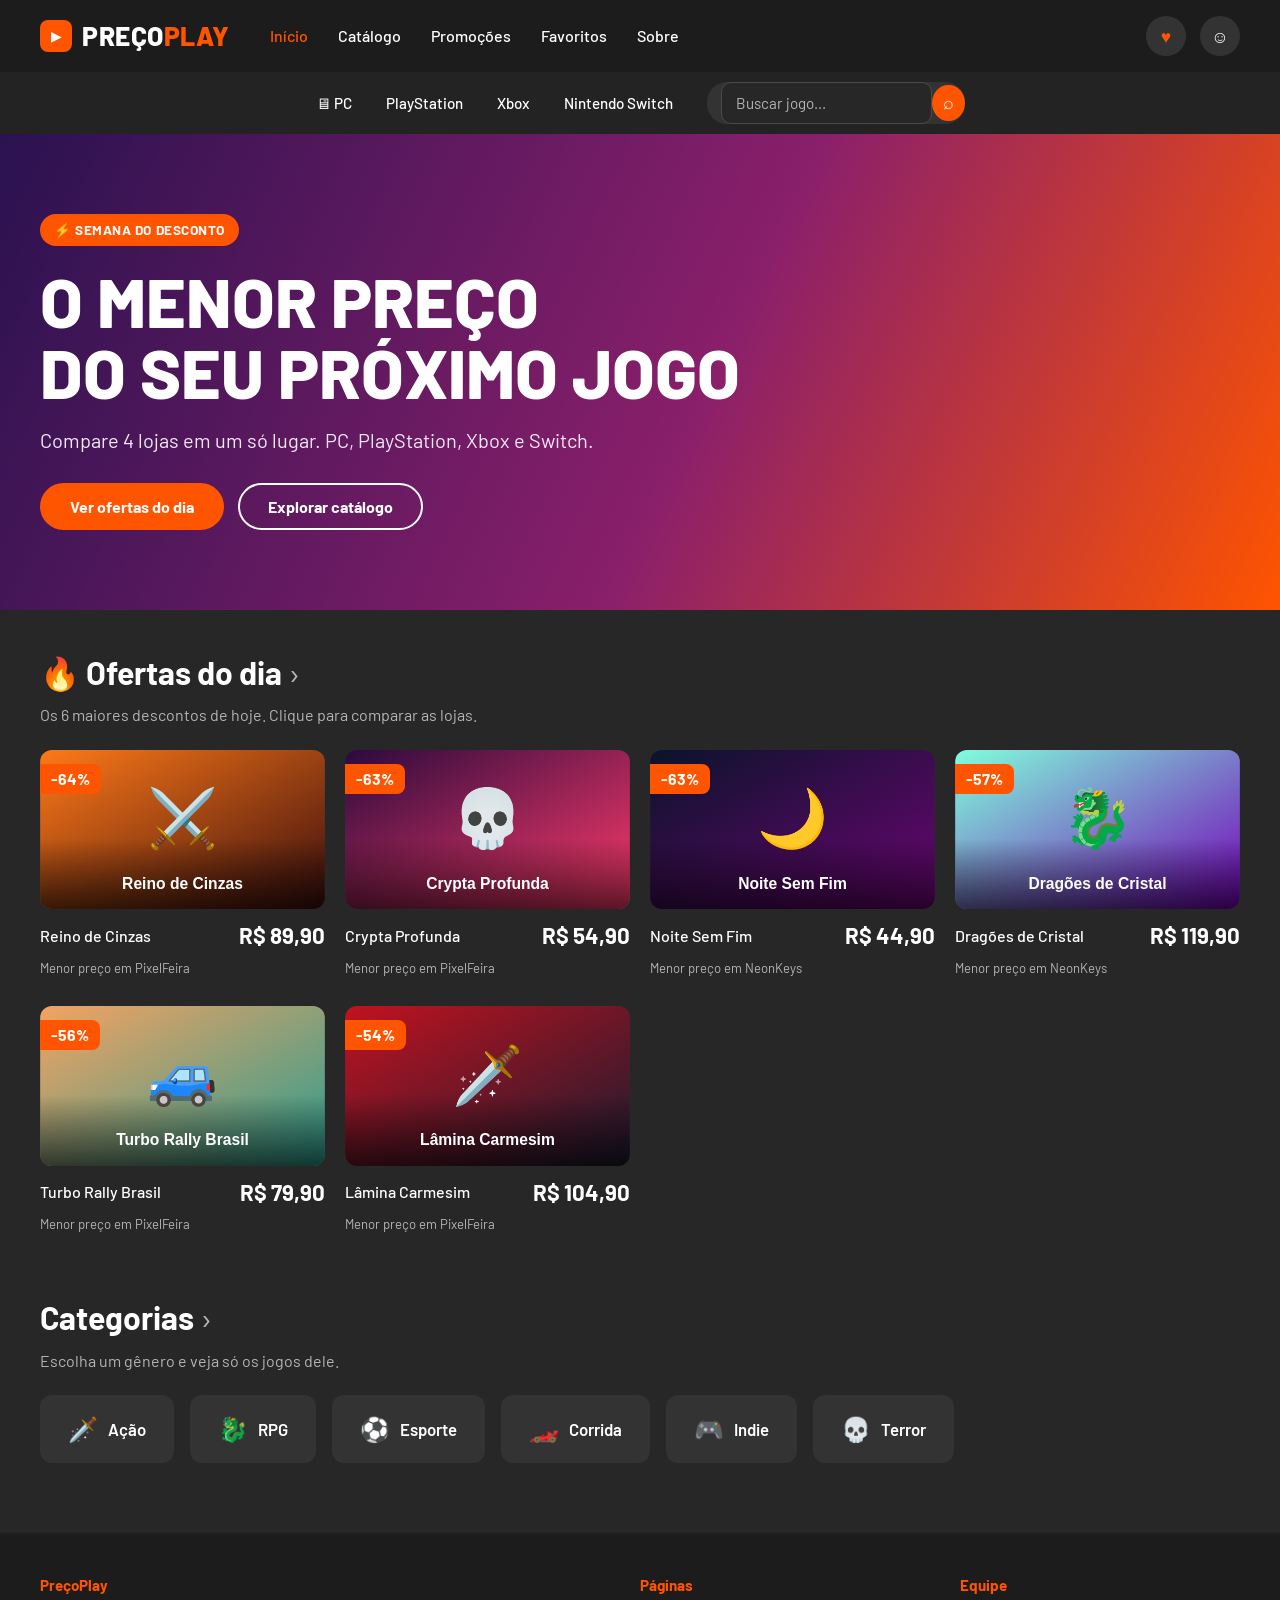
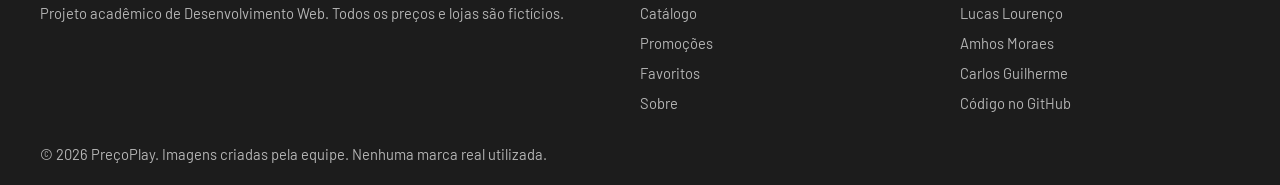
<file: index.html>
<!DOCTYPE html>
<html lang="pt-BR">
<head>
  <meta charset="UTF-8">
  <meta name="viewport" content="width=device-width, initial-scale=1.0">
  <meta name="description" content="PreçoPlay: compare preços e encontre o menor valor do seu próximo jogo.">
  <title>PreçoPlay | Os menores preços em games</title>
  <link rel="stylesheet" href="css/style.css">
</head>
<body>
  <a class="skip-link" href="#conteudo">Pular para o conteúdo</a>

  <header class="site-header">
    <div class="container header-inner">
      <a class="logo" href="index.html" aria-label="PreçoPlay - página inicial">
        <span class="logo-marca" aria-hidden="true">▶</span>
        <span class="logo-texto">PREÇO<span>PLAY</span></span>
      </a>

      <nav aria-label="Menu principal">
        <ul class="nav-menu" id="nav-menu">
          <li><a href="index.html">Início</a></li>
          <li><a href="catalogo.html">Catálogo</a></li>
          <li><a href="promocoes.html">Promoções</a></li>
          <li><a href="favoritos.html">Favoritos</a></li>
          <li><a href="sobre.html">Sobre</a></li>
        </ul>
      </nav>

      <div class="header-acoes">
        <a class="icone-btn destaque" href="favoritos.html" aria-label="Meus favoritos">♥</a>
        <a class="icone-btn" href="sobre.html" aria-label="Sobre a equipe">☺</a>
      </div>

      <button class="menu-toggle" id="menu-toggle" aria-label="Abrir menu" aria-expanded="false" aria-controls="nav-menu">
        <span></span><span></span><span></span>
      </button>
    </div>

    <div class="barra-plataformas">
      <div class="container barra-inner">
        <a href="catalogo.html?plataforma=PC">🖥 PC</a>
        <a href="catalogo.html?plataforma=PlayStation">PlayStation</a>
        <a href="catalogo.html?plataforma=Xbox">Xbox</a>
        <a href="catalogo.html?plataforma=Switch">Nintendo Switch</a>
        <form class="busca-mini" id="form-busca" role="search">
          <label class="sr-only" for="campo-busca">Buscar jogo</label>
          <input type="search" id="campo-busca" placeholder="Buscar jogo..." autocomplete="off">
          <button type="submit" class="busca-btn" aria-label="Buscar">⌕</button>
        </form>
      </div>
    </div>
  </header>

  <main id="conteudo">
    <section class="hero">
      <div class="container">
        <span class="hero-selo">⚡ SEMANA DO DESCONTO</span>
        <h1>O menor preço<br>do seu próximo jogo</h1>
        <p>Compare 4 lojas em um só lugar. PC, PlayStation, Xbox e Switch.</p>
        <div class="hero-links">
          <a class="btn btn-primario" href="promocoes.html">Ver ofertas do dia</a>
          <a class="btn btn-secundario" href="catalogo.html">Explorar catálogo</a>
        </div>
      </div>
    </section>

    <section class="secao" aria-labelledby="titulo-ofertas">
      <div class="container">
        <h2 class="secao-titulo" id="titulo-ofertas">🔥 Ofertas do dia</h2>
        <p class="secao-sub">Os 6 maiores descontos de hoje. Clique para comparar as lojas.</p>
        <div class="grid-jogos" id="ofertas-dia"></div>
      </div>
    </section>

    <section class="secao" aria-labelledby="titulo-categorias">
      <div class="container">
        <h2 class="secao-titulo" id="titulo-categorias">Categorias</h2>
        <p class="secao-sub">Escolha um gênero e veja só os jogos dele.</p>
        <div class="categorias">
          <a class="categoria-card" href="catalogo.html?genero=A%C3%A7%C3%A3o"><span class="icone" aria-hidden="true">🗡️</span>Ação</a>
          <a class="categoria-card" href="catalogo.html?genero=RPG"><span class="icone" aria-hidden="true">🐉</span>RPG</a>
          <a class="categoria-card" href="catalogo.html?genero=Esporte"><span class="icone" aria-hidden="true">⚽</span>Esporte</a>
          <a class="categoria-card" href="catalogo.html?genero=Corrida"><span class="icone" aria-hidden="true">🏎️</span>Corrida</a>
          <a class="categoria-card" href="catalogo.html?genero=Indie"><span class="icone" aria-hidden="true">🎮</span>Indie</a>
          <a class="categoria-card" href="catalogo.html?genero=Terror"><span class="icone" aria-hidden="true">💀</span>Terror</a>
        </div>
      </div>
    </section>
  </main>

  <footer class="site-footer">
    <div class="container">
      <div class="footer-grid">
        <div>
          <h3>PreçoPlay</h3>
          <p>Projeto acadêmico de Desenvolvimento Web. Todos os preços e lojas são fictícios.</p>
        </div>
        <div>
          <h3>Páginas</h3>
          <ul>
            <li><a href="catalogo.html">Catálogo</a></li>
            <li><a href="promocoes.html">Promoções</a></li>
            <li><a href="favoritos.html">Favoritos</a></li>
            <li><a href="sobre.html">Sobre</a></li>
          </ul>
        </div>
        <div>
          <h3>Equipe</h3>
          <ul>
            <li>Lucas Lourenço</li>
            <li>Amhos Moraes</li>
            <li>Carlos Guilherme</li>
            <li><a href="https://github.com/Lour3nco/PrecoPlay" target="_blank" rel="noopener">Código no GitHub</a></li>
          </ul>
        </div>
      </div>
      <p class="footer-copy">© 2026 PreçoPlay. Imagens criadas pela equipe. Nenhuma marca real utilizada.</p>
    </div>
  </footer>

  <script src="data/jogos.js"></script>
  <script src="js/main.js"></script>
</body>
</html>
</file>
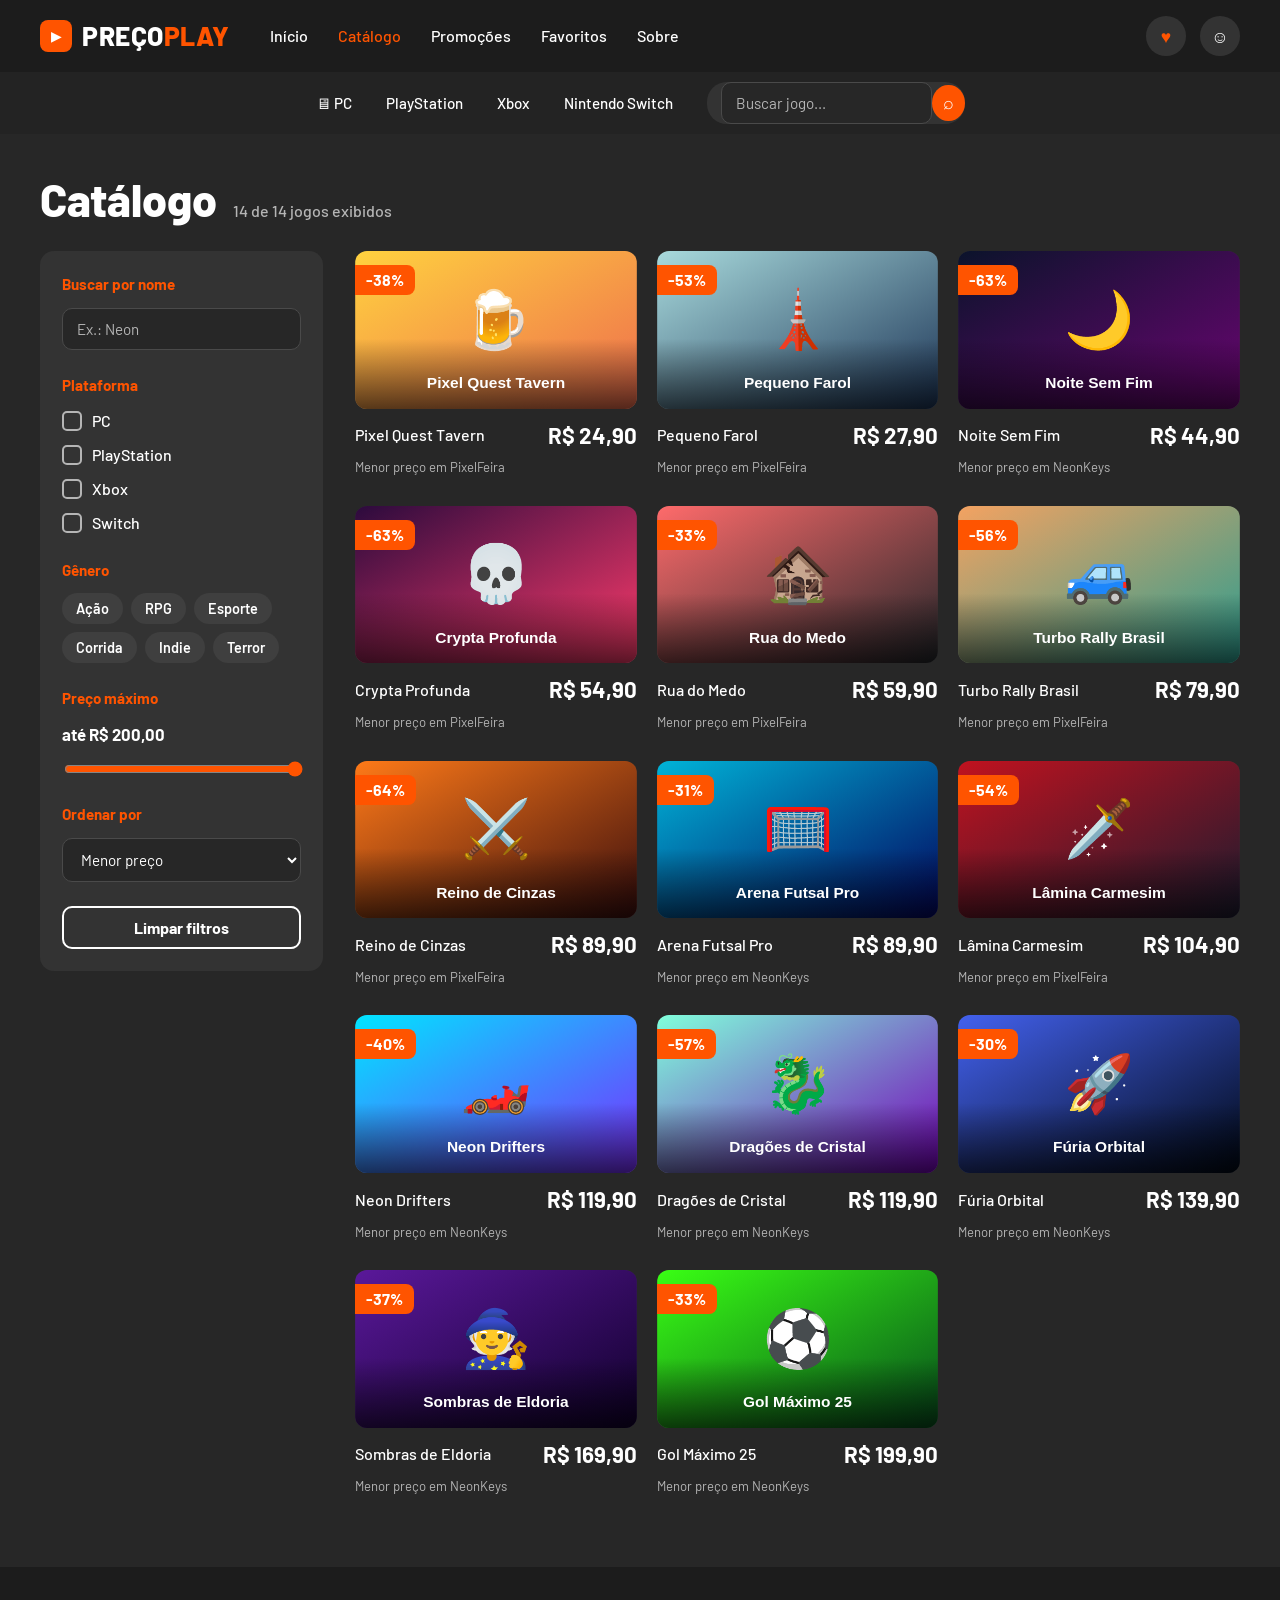
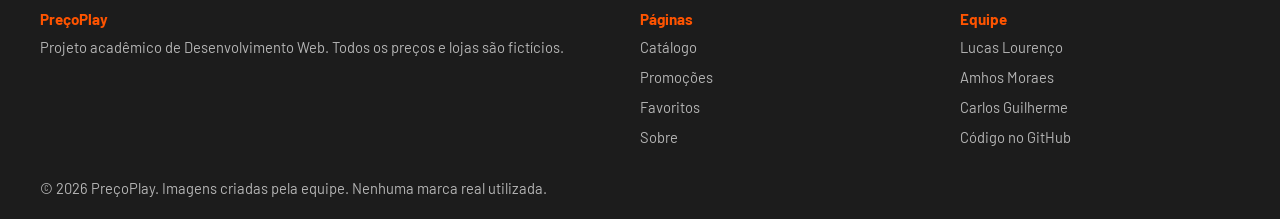
<file: catalogo.html>
<!DOCTYPE html>
<html lang="pt-BR">
<head>
  <meta charset="UTF-8">
  <meta name="viewport" content="width=device-width, initial-scale=1.0">
  <meta name="description" content="Catálogo PreçoPlay: filtre jogos por plataforma, gênero e preço.">
  <title>Catálogo | PreçoPlay</title>
  <link rel="stylesheet" href="css/style.css">
</head>
<body>
  <a class="skip-link" href="#conteudo">Pular para o conteúdo</a>

  <header class="site-header">
    <div class="container header-inner">
      <a class="logo" href="index.html" aria-label="PreçoPlay - página inicial">
        <span class="logo-marca" aria-hidden="true">▶</span>
        <span class="logo-texto">PREÇO<span>PLAY</span></span>
      </a>

      <nav aria-label="Menu principal">
        <ul class="nav-menu" id="nav-menu">
          <li><a href="index.html">Início</a></li>
          <li><a href="catalogo.html">Catálogo</a></li>
          <li><a href="promocoes.html">Promoções</a></li>
          <li><a href="favoritos.html">Favoritos</a></li>
          <li><a href="sobre.html">Sobre</a></li>
        </ul>
      </nav>

      <div class="header-acoes">
        <a class="icone-btn destaque" href="favoritos.html" aria-label="Meus favoritos">♥</a>
        <a class="icone-btn" href="sobre.html" aria-label="Sobre a equipe">☺</a>
      </div>

      <button class="menu-toggle" id="menu-toggle" aria-label="Abrir menu" aria-expanded="false" aria-controls="nav-menu">
        <span></span><span></span><span></span>
      </button>
    </div>

    <div class="barra-plataformas">
      <div class="container barra-inner">
        <a href="catalogo.html?plataforma=PC">🖥 PC</a>
        <a href="catalogo.html?plataforma=PlayStation">PlayStation</a>
        <a href="catalogo.html?plataforma=Xbox">Xbox</a>
        <a href="catalogo.html?plataforma=Switch">Nintendo Switch</a>
        <form class="busca-mini" id="form-busca" role="search">
          <label class="sr-only" for="campo-busca">Buscar jogo</label>
          <input type="search" id="campo-busca" placeholder="Buscar jogo..." autocomplete="off">
          <button type="submit" class="busca-btn" aria-label="Buscar">⌕</button>
        </form>
      </div>
    </div>
  </header>

  <main id="conteudo">
    <div class="container">
      <div class="page-titulo">
        <h1>Catálogo</h1>
        <p class="catalogo-info" id="catalogo-info" aria-live="polite"></p>
      </div>

      <div class="catalogo-layout">
        <aside class="filtros" aria-label="Filtros do catálogo">
          <div class="filtro-grupo">
            <label for="filtro-busca">Buscar por nome</label>
            <input type="search" id="filtro-busca" placeholder="Ex.: Neon" autocomplete="off">
          </div>
          <div class="filtro-grupo">
            <span class="filtro-titulo">Plataforma</span>
            <div id="grupo-plataforma" style="display:grid;gap:10px"></div>
          </div>
          <div class="filtro-grupo">
            <span class="filtro-titulo">Gênero</span>
            <div class="chips" id="grupo-genero"></div>
          </div>
          <div class="filtro-grupo">
            <label for="filtro-preco">Preço máximo</label>
            <span class="valor-faixa" id="valor-preco"></span>
            <input type="range" id="filtro-preco" min="0" max="200" step="10" value="200">
          </div>
          <div class="filtro-grupo">
            <label for="filtro-ordem">Ordenar por</label>
            <select id="filtro-ordem">
              <option value="menor-preco">Menor preço</option>
              <option value="desconto">Maior desconto</option>
              <option value="alfabetica">Ordem alfabética</option>
            </select>
          </div>
          <button type="button" class="btn btn-secundario" id="btn-limpar">Limpar filtros</button>
        </aside>

        <section class="grid-jogos" id="grade-catalogo" aria-label="Lista de jogos"></section>
      </div>
    </div>
  </main>

  <footer class="site-footer">
    <div class="container">
      <div class="footer-grid">
        <div>
          <h3>PreçoPlay</h3>
          <p>Projeto acadêmico de Desenvolvimento Web. Todos os preços e lojas são fictícios.</p>
        </div>
        <div>
          <h3>Páginas</h3>
          <ul>
            <li><a href="catalogo.html">Catálogo</a></li>
            <li><a href="promocoes.html">Promoções</a></li>
            <li><a href="favoritos.html">Favoritos</a></li>
            <li><a href="sobre.html">Sobre</a></li>
          </ul>
        </div>
        <div>
          <h3>Equipe</h3>
          <ul>
            <li>Lucas Lourenço</li>
            <li>Amhos Moraes</li>
            <li>Carlos Guilherme</li>
            <li><a href="https://github.com/Lour3nco/PrecoPlay" target="_blank" rel="noopener">Código no GitHub</a></li>
          </ul>
        </div>
      </div>
      <p class="footer-copy">© 2026 PreçoPlay. Imagens criadas pela equipe. Nenhuma marca real utilizada.</p>
    </div>
  </footer>

  <script src="data/jogos.js"></script>
  <script src="js/main.js"></script>
  <script src="js/catalogo.js"></script>
</body>
</html>
</file>
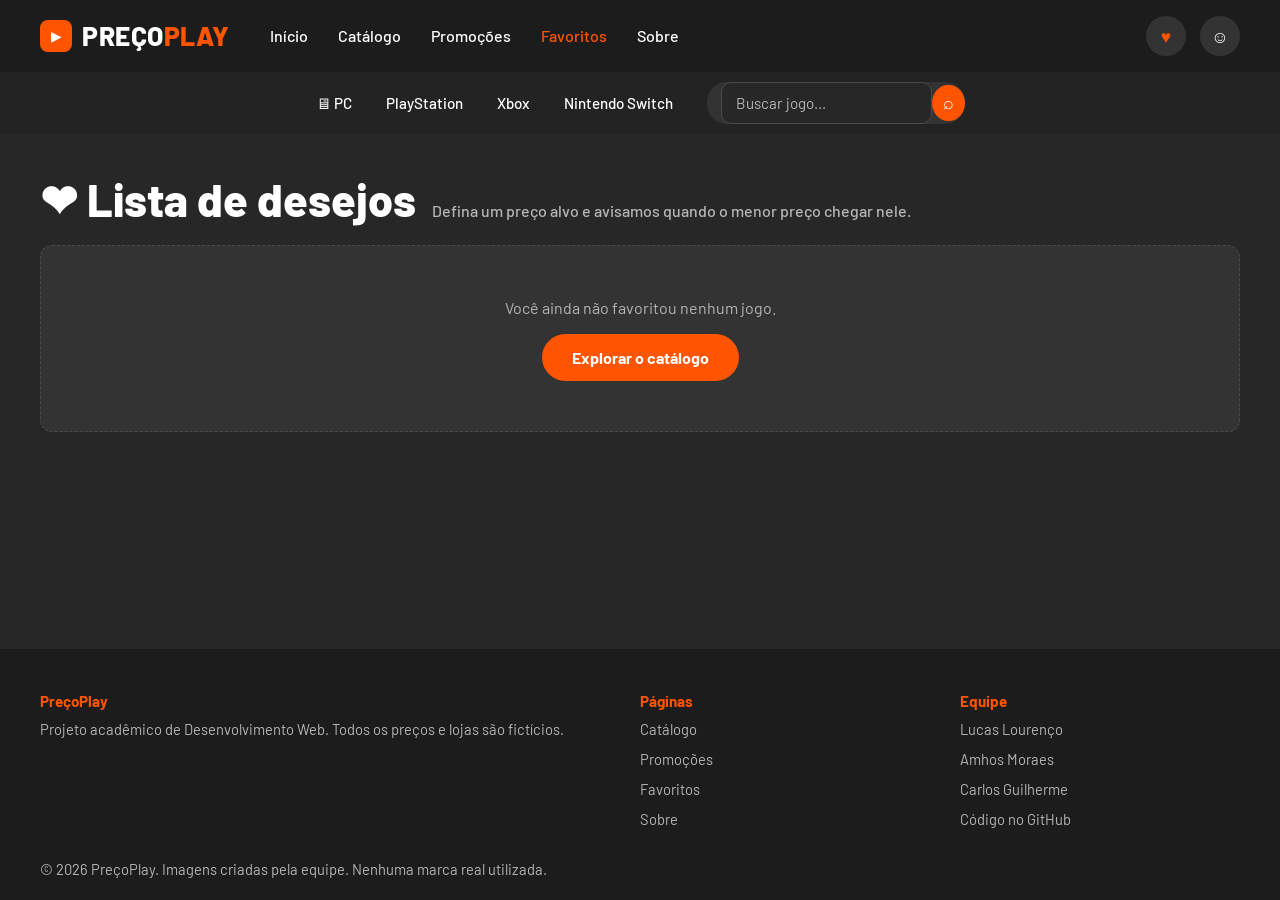
<file: favoritos.html>
<!DOCTYPE html>
<html lang="pt-BR">
<head>
  <meta charset="UTF-8">
  <meta name="viewport" content="width=device-width, initial-scale=1.0">
  <meta name="description" content="Sua lista de desejos com alerta de preço alvo.">
  <title>Favoritos | PreçoPlay</title>
  <link rel="stylesheet" href="css/style.css">
</head>
<body>
  <a class="skip-link" href="#conteudo">Pular para o conteúdo</a>

  <header class="site-header">
    <div class="container header-inner">
      <a class="logo" href="index.html" aria-label="PreçoPlay - página inicial">
        <span class="logo-marca" aria-hidden="true">▶</span>
        <span class="logo-texto">PREÇO<span>PLAY</span></span>
      </a>

      <nav aria-label="Menu principal">
        <ul class="nav-menu" id="nav-menu">
          <li><a href="index.html">Início</a></li>
          <li><a href="catalogo.html">Catálogo</a></li>
          <li><a href="promocoes.html">Promoções</a></li>
          <li><a href="favoritos.html">Favoritos</a></li>
          <li><a href="sobre.html">Sobre</a></li>
        </ul>
      </nav>

      <div class="header-acoes">
        <a class="icone-btn destaque" href="favoritos.html" aria-label="Meus favoritos">♥</a>
        <a class="icone-btn" href="sobre.html" aria-label="Sobre a equipe">☺</a>
      </div>

      <button class="menu-toggle" id="menu-toggle" aria-label="Abrir menu" aria-expanded="false" aria-controls="nav-menu">
        <span></span><span></span><span></span>
      </button>
    </div>

    <div class="barra-plataformas">
      <div class="container barra-inner">
        <a href="catalogo.html?plataforma=PC">🖥 PC</a>
        <a href="catalogo.html?plataforma=PlayStation">PlayStation</a>
        <a href="catalogo.html?plataforma=Xbox">Xbox</a>
        <a href="catalogo.html?plataforma=Switch">Nintendo Switch</a>
        <form class="busca-mini" id="form-busca" role="search">
          <label class="sr-only" for="campo-busca">Buscar jogo</label>
          <input type="search" id="campo-busca" placeholder="Buscar jogo..." autocomplete="off">
          <button type="submit" class="busca-btn" aria-label="Buscar">⌕</button>
        </form>
      </div>
    </div>
  </header>

  <main id="conteudo">
    <div class="container">
      <div class="page-titulo">
        <h1 class="secao-titulo">❤ Lista de desejos</h1>
        <p class="secao-sub">Defina um preço alvo e avisamos quando o menor preço chegar nele.</p>
        <p class="catalogo-info" id="resumo-favoritos" aria-live="polite"></p>
      </div>

      <section class="lista-favoritos" id="lista-favoritos" aria-label="Jogos favoritos"></section>
    </div>
  </main>

  <footer class="site-footer">
    <div class="container">
      <div class="footer-grid">
        <div>
          <h3>PreçoPlay</h3>
          <p>Projeto acadêmico de Desenvolvimento Web. Todos os preços e lojas são fictícios.</p>
        </div>
        <div>
          <h3>Páginas</h3>
          <ul>
            <li><a href="catalogo.html">Catálogo</a></li>
            <li><a href="promocoes.html">Promoções</a></li>
            <li><a href="favoritos.html">Favoritos</a></li>
            <li><a href="sobre.html">Sobre</a></li>
          </ul>
        </div>
        <div>
          <h3>Equipe</h3>
          <ul>
            <li>Lucas Lourenço</li>
            <li>Amhos Moraes</li>
            <li>Carlos Guilherme</li>
            <li><a href="https://github.com/Lour3nco/PrecoPlay" target="_blank" rel="noopener">Código no GitHub</a></li>
          </ul>
        </div>
      </div>
      <p class="footer-copy">© 2026 PreçoPlay. Imagens criadas pela equipe. Nenhuma marca real utilizada.</p>
    </div>
  </footer>

  <script src="data/jogos.js"></script>
  <script src="js/main.js"></script>
  <script src="js/favoritos.js"></script>
</body>
</html>
</file>
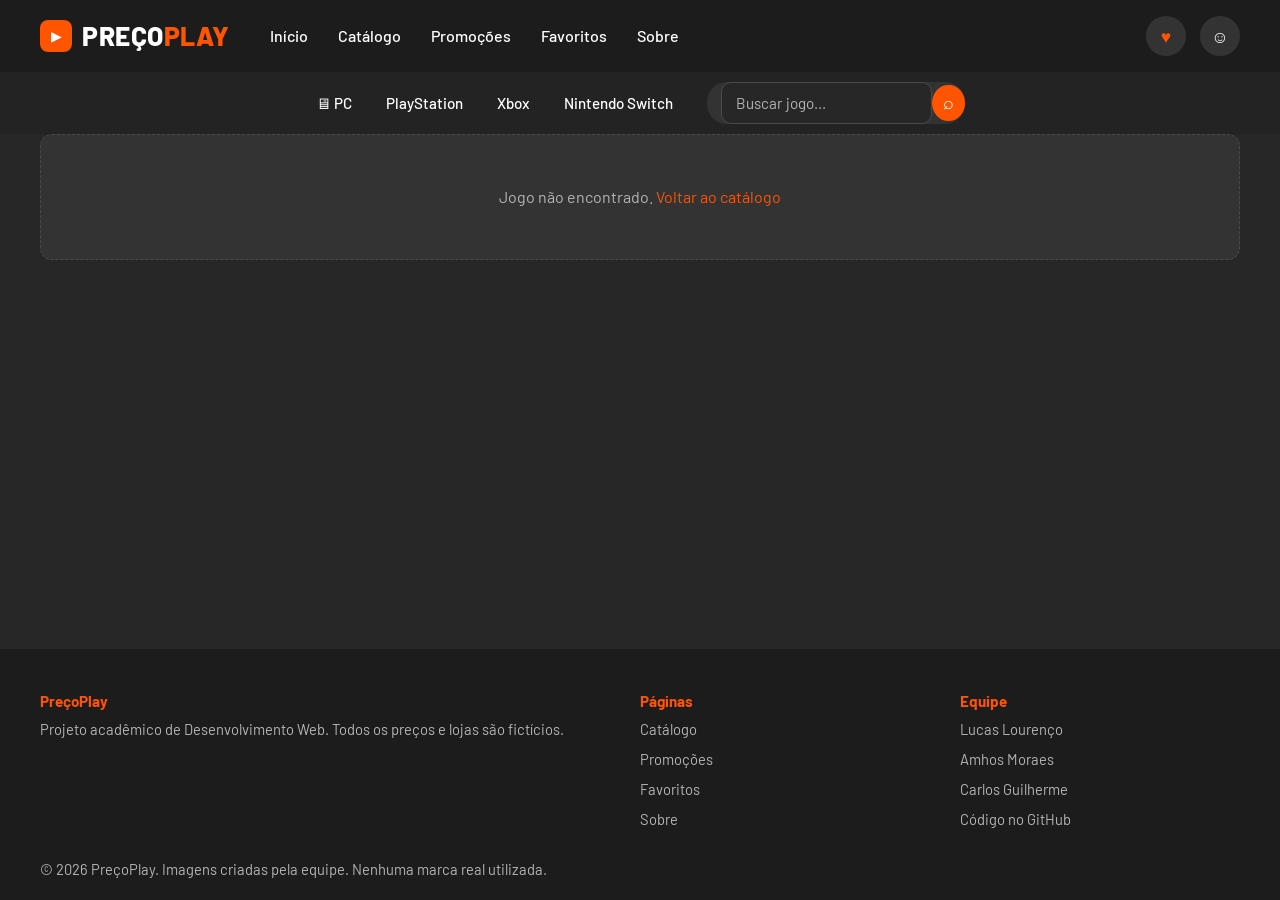
<file: jogo.html>
<!DOCTYPE html>
<html lang="pt-BR">
<head>
  <meta charset="UTF-8">
  <meta name="viewport" content="width=device-width, initial-scale=1.0">
  <meta name="description" content="Compare o preço do jogo em 4 lojas e veja o histórico de preço.">
  <title>Detalhes do jogo | PreçoPlay</title>
  <link rel="stylesheet" href="css/style.css">
</head>
<body>
  <a class="skip-link" href="#conteudo">Pular para o conteúdo</a>

  <header class="site-header">
    <div class="container header-inner">
      <a class="logo" href="index.html" aria-label="PreçoPlay - página inicial">
        <span class="logo-marca" aria-hidden="true">▶</span>
        <span class="logo-texto">PREÇO<span>PLAY</span></span>
      </a>

      <nav aria-label="Menu principal">
        <ul class="nav-menu" id="nav-menu">
          <li><a href="index.html">Início</a></li>
          <li><a href="catalogo.html">Catálogo</a></li>
          <li><a href="promocoes.html">Promoções</a></li>
          <li><a href="favoritos.html">Favoritos</a></li>
          <li><a href="sobre.html">Sobre</a></li>
        </ul>
      </nav>

      <div class="header-acoes">
        <a class="icone-btn destaque" href="favoritos.html" aria-label="Meus favoritos">♥</a>
        <a class="icone-btn" href="sobre.html" aria-label="Sobre a equipe">☺</a>
      </div>

      <button class="menu-toggle" id="menu-toggle" aria-label="Abrir menu" aria-expanded="false" aria-controls="nav-menu">
        <span></span><span></span><span></span>
      </button>
    </div>

    <div class="barra-plataformas">
      <div class="container barra-inner">
        <a href="catalogo.html?plataforma=PC">🖥 PC</a>
        <a href="catalogo.html?plataforma=PlayStation">PlayStation</a>
        <a href="catalogo.html?plataforma=Xbox">Xbox</a>
        <a href="catalogo.html?plataforma=Switch">Nintendo Switch</a>
        <form class="busca-mini" id="form-busca" role="search">
          <label class="sr-only" for="campo-busca">Buscar jogo</label>
          <input type="search" id="campo-busca" placeholder="Buscar jogo..." autocomplete="off">
          <button type="submit" class="busca-btn" aria-label="Buscar">⌕</button>
        </form>
      </div>
    </div>
  </header>

  <main id="conteudo">
    <div class="container" id="conteudo-jogo">
      <nav class="breadcrumb" id="jogo-breadcrumb" aria-label="Você está em">
        <a href="catalogo.html">Catálogo</a>
      </nav>

      <section class="jogo-detalhe" aria-labelledby="jogo-nome">
        <div class="jogo-capa" id="jogo-capa"></div>

        <div class="jogo-info">
          <h1 id="jogo-nome">Carregando...</h1>
          <div class="jogo-tags" id="jogo-tags"></div>
          <p class="jogo-descricao" id="jogo-descricao"></p>

          <div class="caixa-preco">
            <div class="linha-preco">
              <span class="preco" id="jogo-preco"></span>
              <span class="preco-antigo" id="jogo-preco-antigo"></span>
            </div>
            <span class="card-loja" id="jogo-loja"></span>
            <div class="acoes">
              <a class="btn btn-primario" id="btn-oferta" href="#comparacao">Ver oferta</a>
              <button type="button" class="btn btn-secundario btn-favorito" id="btn-favorito" aria-pressed="false">♡ Favoritar</button>
            </div>
          </div>
        </div>
      </section>

      <div class="jogo-blocos">
        <section class="bloco" id="comparacao" aria-labelledby="titulo-comparacao">
          <h2 class="secao-titulo" id="titulo-comparacao">Comparação de preços</h2>
          <div class="tabela-wrap">
            <table class="tabela-precos">
              <caption class="sr-only">Preço do jogo em cada loja</caption>
              <thead>
                <tr>
                  <th scope="col">Loja</th>
                  <th scope="col">Preço</th>
                  <th scope="col">Desconto</th>
                  <th scope="col">Diferença</th>
                </tr>
              </thead>
              <tbody id="tabela-corpo"></tbody>
            </table>
          </div>
        </section>

        <section class="bloco" aria-labelledby="titulo-historico">
          <h2 class="secao-titulo" id="titulo-historico">Histórico de preço (6 meses)</h2>
          <div id="grafico-area"></div>
        </section>
      </div>
    </div>
  </main>

  <footer class="site-footer">
    <div class="container">
      <div class="footer-grid">
        <div>
          <h3>PreçoPlay</h3>
          <p>Projeto acadêmico de Desenvolvimento Web. Todos os preços e lojas são fictícios.</p>
        </div>
        <div>
          <h3>Páginas</h3>
          <ul>
            <li><a href="catalogo.html">Catálogo</a></li>
            <li><a href="promocoes.html">Promoções</a></li>
            <li><a href="favoritos.html">Favoritos</a></li>
            <li><a href="sobre.html">Sobre</a></li>
          </ul>
        </div>
        <div>
          <h3>Equipe</h3>
          <ul>
            <li>Lucas Lourenço</li>
            <li>Amhos Moraes</li>
            <li>Carlos Guilherme</li>
            <li><a href="https://github.com/Lour3nco/PrecoPlay" target="_blank" rel="noopener">Código no GitHub</a></li>
          </ul>
        </div>
      </div>
      <p class="footer-copy">© 2026 PreçoPlay. Imagens criadas pela equipe. Nenhuma marca real utilizada.</p>
    </div>
  </footer>

  <script src="data/jogos.js"></script>
  <script src="js/main.js"></script>
  <script src="js/jogo.js"></script>
</body>
</html>
</file>
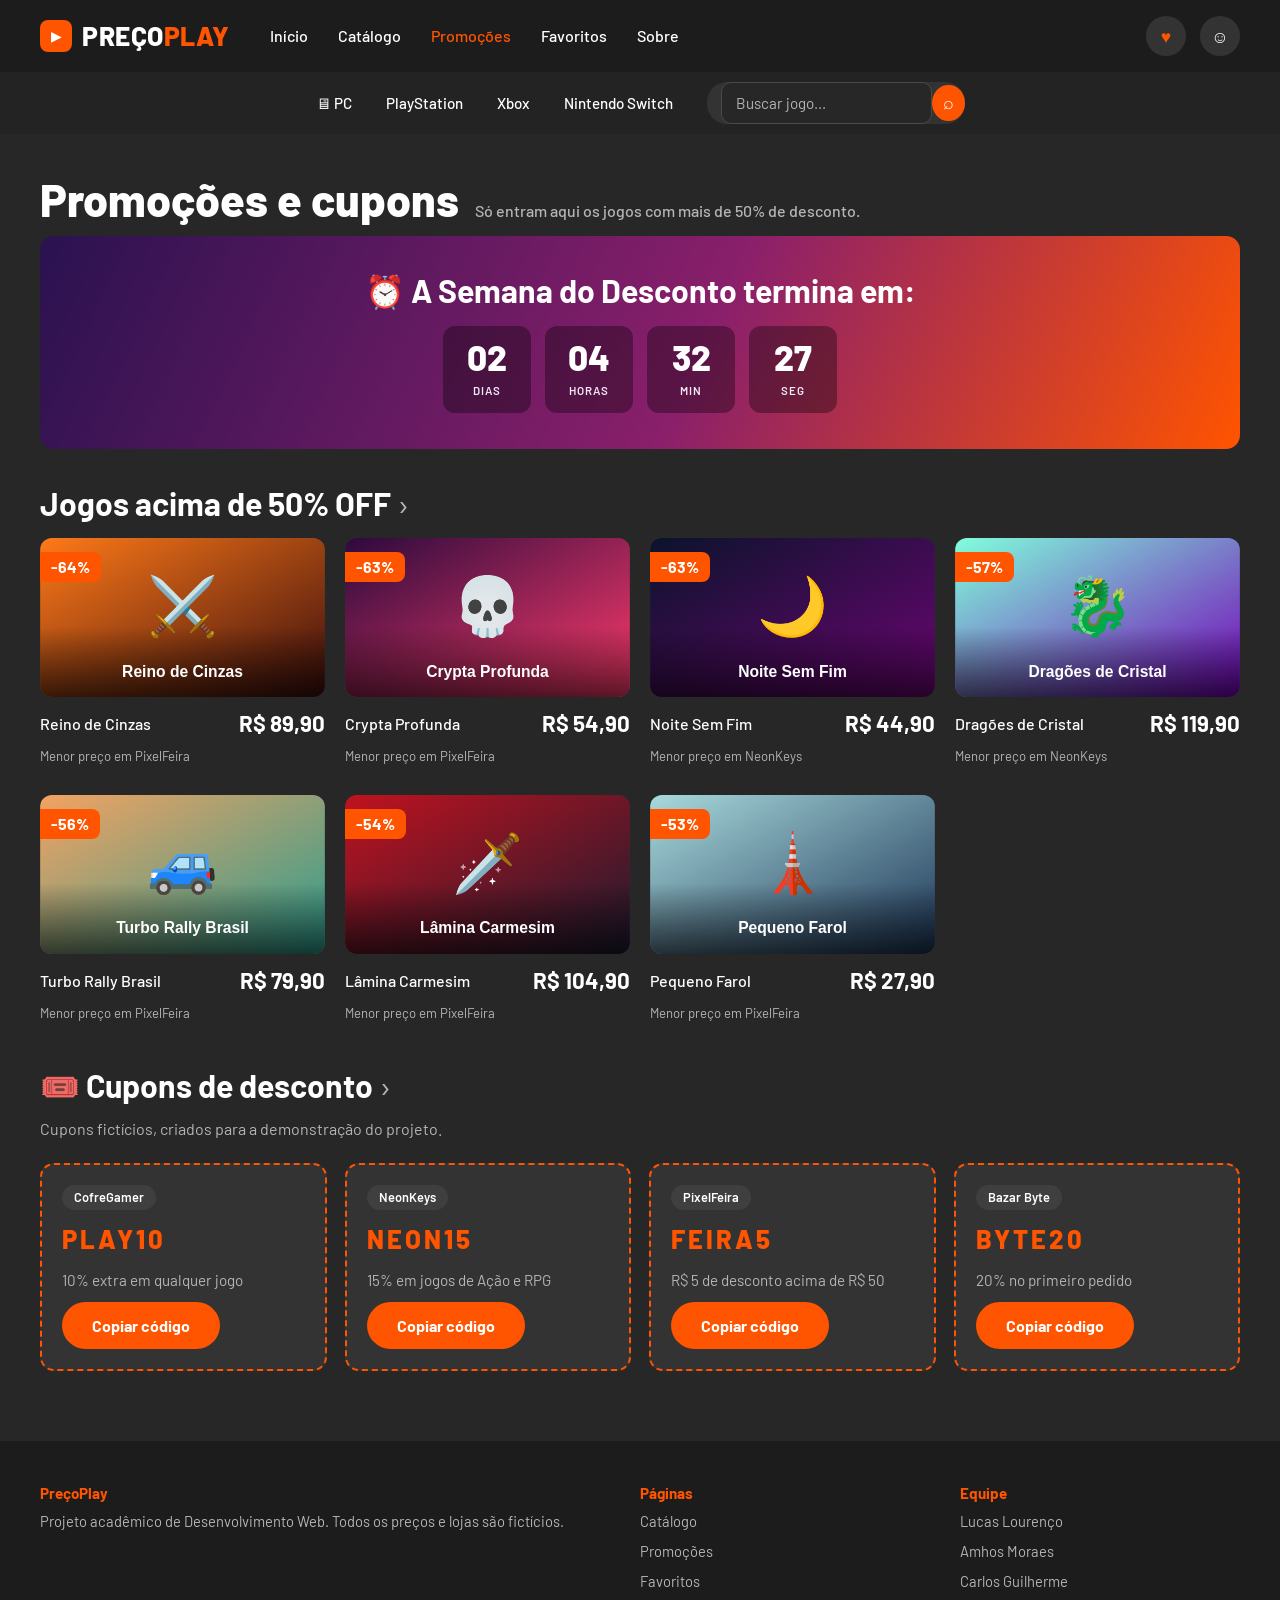
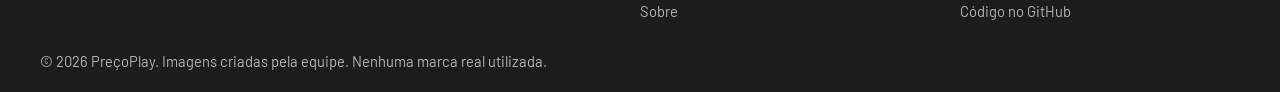
<file: promocoes.html>
<!DOCTYPE html>
<html lang="pt-BR">
<head>
  <meta charset="UTF-8">
  <meta name="viewport" content="width=device-width, initial-scale=1.0">
  <meta name="description" content="Jogos com mais de 50% de desconto e cupons fictícios do PreçoPlay.">
  <title>Promoções e cupons | PreçoPlay</title>
  <link rel="stylesheet" href="css/style.css">
</head>
<body>
  <a class="skip-link" href="#conteudo">Pular para o conteúdo</a>

  <header class="site-header">
    <div class="container header-inner">
      <a class="logo" href="index.html" aria-label="PreçoPlay - página inicial">
        <span class="logo-marca" aria-hidden="true">▶</span>
        <span class="logo-texto">PREÇO<span>PLAY</span></span>
      </a>

      <nav aria-label="Menu principal">
        <ul class="nav-menu" id="nav-menu">
          <li><a href="index.html">Início</a></li>
          <li><a href="catalogo.html">Catálogo</a></li>
          <li><a href="promocoes.html">Promoções</a></li>
          <li><a href="favoritos.html">Favoritos</a></li>
          <li><a href="sobre.html">Sobre</a></li>
        </ul>
      </nav>

      <div class="header-acoes">
        <a class="icone-btn destaque" href="favoritos.html" aria-label="Meus favoritos">♥</a>
        <a class="icone-btn" href="sobre.html" aria-label="Sobre a equipe">☺</a>
      </div>

      <button class="menu-toggle" id="menu-toggle" aria-label="Abrir menu" aria-expanded="false" aria-controls="nav-menu">
        <span></span><span></span><span></span>
      </button>
    </div>

    <div class="barra-plataformas">
      <div class="container barra-inner">
        <a href="catalogo.html?plataforma=PC">🖥 PC</a>
        <a href="catalogo.html?plataforma=PlayStation">PlayStation</a>
        <a href="catalogo.html?plataforma=Xbox">Xbox</a>
        <a href="catalogo.html?plataforma=Switch">Nintendo Switch</a>
        <form class="busca-mini" id="form-busca" role="search">
          <label class="sr-only" for="campo-busca">Buscar jogo</label>
          <input type="search" id="campo-busca" placeholder="Buscar jogo..." autocomplete="off">
          <button type="submit" class="busca-btn" aria-label="Buscar">⌕</button>
        </form>
      </div>
    </div>
  </header>

  <main id="conteudo">
    <div class="container">
      <div class="page-titulo">
        <h1 class="secao-titulo">Promoções e cupons</h1>
        <p class="secao-sub">Só entram aqui os jogos com mais de 50% de desconto.</p>
      </div>

      <section class="promo-banner" aria-labelledby="titulo-contador">
        <h2 id="titulo-contador">⏰ A Semana do Desconto termina em:</h2>
        <div class="contador" id="contador" role="timer" aria-live="off"></div>
      </section>

      <section aria-labelledby="titulo-jogos-promo">
        <h2 class="secao-titulo" id="titulo-jogos-promo">Jogos acima de 50% OFF</h2>
        <div class="grid-jogos" id="grade-promocoes"></div>
      </section>

      <section class="secao" aria-labelledby="titulo-cupons">
        <h2 class="secao-titulo" id="titulo-cupons">🎟️ Cupons de desconto</h2>
        <p class="secao-sub">Cupons fictícios, criados para a demonstração do projeto.</p>
        <div class="cupons-grid" id="lista-cupons"></div>
      </section>
    </div>
  </main>

  <footer class="site-footer">
    <div class="container">
      <div class="footer-grid">
        <div>
          <h3>PreçoPlay</h3>
          <p>Projeto acadêmico de Desenvolvimento Web. Todos os preços e lojas são fictícios.</p>
        </div>
        <div>
          <h3>Páginas</h3>
          <ul>
            <li><a href="catalogo.html">Catálogo</a></li>
            <li><a href="promocoes.html">Promoções</a></li>
            <li><a href="favoritos.html">Favoritos</a></li>
            <li><a href="sobre.html">Sobre</a></li>
          </ul>
        </div>
        <div>
          <h3>Equipe</h3>
          <ul>
            <li>Lucas Lourenço</li>
            <li>Amhos Moraes</li>
            <li>Carlos Guilherme</li>
            <li><a href="https://github.com/Lour3nco/PrecoPlay" target="_blank" rel="noopener">Código no GitHub</a></li>
          </ul>
        </div>
      </div>
      <p class="footer-copy">© 2026 PreçoPlay. Imagens criadas pela equipe. Nenhuma marca real utilizada.</p>
    </div>
  </footer>

  <script src="data/jogos.js"></script>
  <script src="js/main.js"></script>
</body>
</html>
</file>
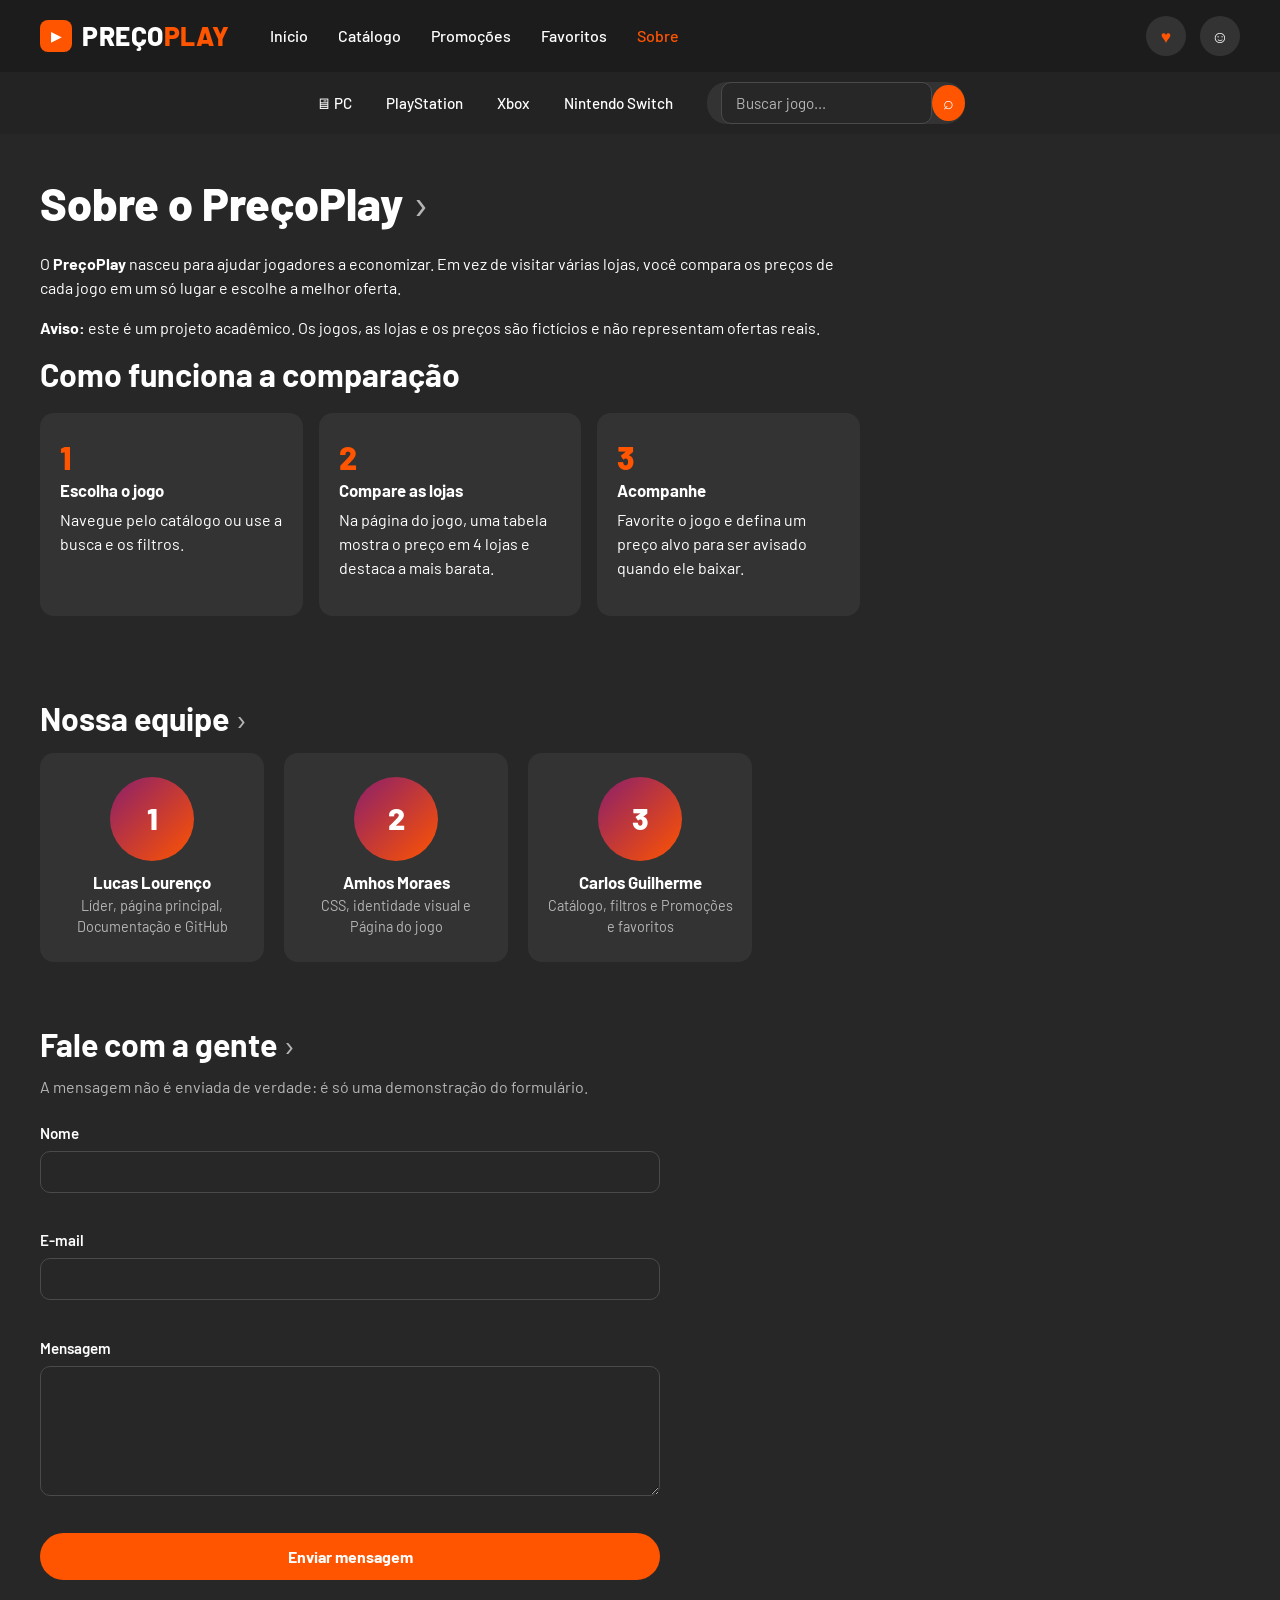
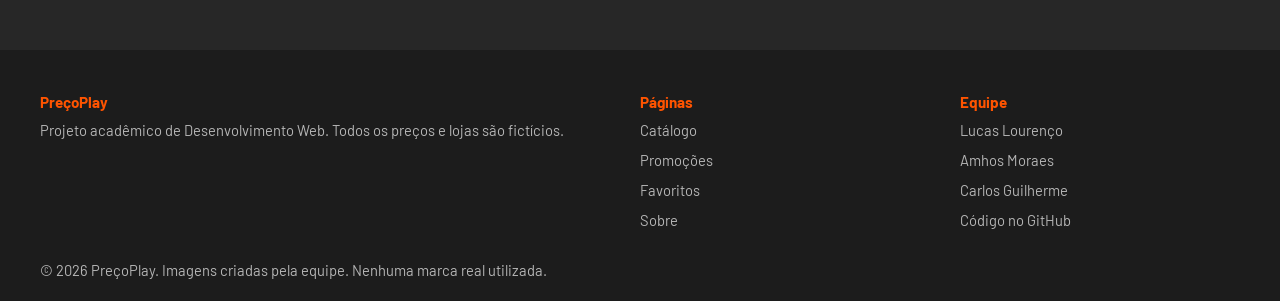
<file: sobre.html>
<!DOCTYPE html>
<html lang="pt-BR">
<head>
  <meta charset="UTF-8">
  <meta name="viewport" content="width=device-width, initial-scale=1.0">
  <meta name="description" content="Conheça a proposta do PreçoPlay, a equipe e fale com a gente.">
  <title>Sobre a equipe e contato | PreçoPlay</title>
  <link rel="stylesheet" href="css/style.css">
</head>
<body>
  <a class="skip-link" href="#conteudo">Pular para o conteúdo</a>

  <header class="site-header">
    <div class="container header-inner">
      <a class="logo" href="index.html" aria-label="PreçoPlay - página inicial">
        <span class="logo-marca" aria-hidden="true">▶</span>
        <span class="logo-texto">PREÇO<span>PLAY</span></span>
      </a>

      <nav aria-label="Menu principal">
        <ul class="nav-menu" id="nav-menu">
          <li><a href="index.html">Início</a></li>
          <li><a href="catalogo.html">Catálogo</a></li>
          <li><a href="promocoes.html">Promoções</a></li>
          <li><a href="favoritos.html">Favoritos</a></li>
          <li><a href="sobre.html">Sobre</a></li>
        </ul>
      </nav>

      <div class="header-acoes">
        <a class="icone-btn destaque" href="favoritos.html" aria-label="Meus favoritos">♥</a>
        <a class="icone-btn" href="sobre.html" aria-label="Sobre a equipe">☺</a>
      </div>

      <button class="menu-toggle" id="menu-toggle" aria-label="Abrir menu" aria-expanded="false" aria-controls="nav-menu">
        <span></span><span></span><span></span>
      </button>
    </div>

    <div class="barra-plataformas">
      <div class="container barra-inner">
        <a href="catalogo.html?plataforma=PC">🖥 PC</a>
        <a href="catalogo.html?plataforma=PlayStation">PlayStation</a>
        <a href="catalogo.html?plataforma=Xbox">Xbox</a>
        <a href="catalogo.html?plataforma=Switch">Nintendo Switch</a>
        <form class="busca-mini" id="form-busca" role="search">
          <label class="sr-only" for="campo-busca">Buscar jogo</label>
          <input type="search" id="campo-busca" placeholder="Buscar jogo..." autocomplete="off">
          <button type="submit" class="busca-btn" aria-label="Buscar">⌕</button>
        </form>
      </div>
    </div>
  </header>

  <main id="conteudo">
    <div class="container">

      <section class="secao sobre-texto" aria-labelledby="titulo-proposta">
        <h1 class="secao-titulo" id="titulo-proposta">Sobre o PreçoPlay</h1>
        <p>O <strong>PreçoPlay</strong> nasceu para ajudar jogadores a economizar. Em vez de visitar várias lojas, você compara os preços de cada jogo em um só lugar e escolhe a melhor oferta.</p>
        <p><strong>Aviso:</strong> este é um projeto acadêmico. Os jogos, as lojas e os preços são fictícios e não representam ofertas reais.</p>

        <h2>Como funciona a comparação</h2>
        <div class="passos">
          <div class="passo"><span class="numero">1</span><h3>Escolha o jogo</h3><p>Navegue pelo catálogo ou use a busca e os filtros.</p></div>
          <div class="passo"><span class="numero">2</span><h3>Compare as lojas</h3><p>Na página do jogo, uma tabela mostra o preço em 4 lojas e destaca a mais barata.</p></div>
          <div class="passo"><span class="numero">3</span><h3>Acompanhe</h3><p>Favorite o jogo e defina um preço alvo para ser avisado quando ele baixar.</p></div>
        </div>
      </section>

      <section class="secao" aria-labelledby="titulo-equipe">
        <h2 class="secao-titulo" id="titulo-equipe">Nossa equipe</h2>
        <div class="equipe-grid">
          <article class="membro-card"><div class="avatar" aria-hidden="true">1</div><h3>Lucas Lourenço</h3><p>Líder, página principal, Documentação e GitHub</p></article>
          <article class="membro-card"><div class="avatar" aria-hidden="true">2</div><h3>Amhos Moraes</h3><p>CSS, identidade visual e Página do jogo</p></article>
          <article class="membro-card"><div class="avatar" aria-hidden="true">3</div><h3>Carlos Guilherme</h3><p>Catálogo, filtros e Promoções e favoritos</p></article>
        </div>
      </section>

      <section class="secao" aria-labelledby="titulo-contato">
        <h2 class="secao-titulo" id="titulo-contato">Fale com a gente</h2>
        <p class="secao-sub">A mensagem não é enviada de verdade: é só uma demonstração do formulário.</p>

        <form class="form-contato" id="form-contato" novalidate>
          <div class="campo">
            <label for="contato-nome">Nome</label>
            <input type="text" id="contato-nome" autocomplete="name">
            <span class="erro-msg" role="alert"></span>
          </div>
          <div class="campo">
            <label for="contato-email">E-mail</label>
            <input type="email" id="contato-email" autocomplete="email">
            <span class="erro-msg" role="alert"></span>
          </div>
          <div class="campo">
            <label for="contato-mensagem">Mensagem</label>
            <textarea id="contato-mensagem"></textarea>
            <span class="erro-msg" role="alert"></span>
          </div>
          <button type="submit" class="btn btn-primario">Enviar mensagem</button>
          <div class="msg-sucesso" id="msg-sucesso" role="status"></div>
        </form>
      </section>
    </div>
  </main>

  <footer class="site-footer">
    <div class="container">
      <div class="footer-grid">
        <div>
          <h3>PreçoPlay</h3>
          <p>Projeto acadêmico de Desenvolvimento Web. Todos os preços e lojas são fictícios.</p>
        </div>
        <div>
          <h3>Páginas</h3>
          <ul>
            <li><a href="catalogo.html">Catálogo</a></li>
            <li><a href="promocoes.html">Promoções</a></li>
            <li><a href="favoritos.html">Favoritos</a></li>
            <li><a href="sobre.html">Sobre</a></li>
          </ul>
        </div>
        <div>
          <h3>Equipe</h3>
          <ul>
            <li>Lucas Lourenço</li>
            <li>Amhos Moraes</li>
            <li>Carlos Guilherme</li>
            <li><a href="https://github.com/Lour3nco/PrecoPlay" target="_blank" rel="noopener">Código no GitHub</a></li>
          </ul>
        </div>
      </div>
      <p class="footer-copy">© 2026 PreçoPlay. Imagens criadas pela equipe. Nenhuma marca real utilizada.</p>
    </div>
  </footer>

  <script src="data/jogos.js"></script>
  <script src="js/main.js"></script>
</body>
</html>
</file>
<file: css/style.css>
@import url("https://fonts.googleapis.com/css2?family=Barlow:wght@400;500;600;700;800&display=swap");

:root {
  --fundo: #272727;
  --escuro: #1c1c1c;
  --barra: #232323;
  --card: #333333;
  --card-2: #3f3f3f;
  --borda: #4a4a4a;
  --laranja: #ff5400;
  --laranja-hover: #ff6a1f;
  --verde: #2fd16b;
  --texto: #ffffff;
  --texto-suave: #b5b5b5;
  --erro: #ff6b6b;

  --fonte: "Barlow", "Segoe UI", Arial, sans-serif;
  --raio: 12px;
  --sombra: 0 8px 24px rgba(0, 0, 0, 0.45);
  --transicao: 0.2s ease;
  --largura-max: 1240px;
}

*, *::before, *::after { box-sizing: border-box; }
html { scroll-behavior: smooth; }

body {
  margin: 0; background: var(--fundo); color: var(--texto);
  font-family: var(--fonte); font-size: 16px; line-height: 1.5;
  min-height: 100vh; display: flex; flex-direction: column;
}
main { flex: 1; }
img { max-width: 100%; display: block; }
a { color: var(--laranja); text-decoration: none; transition: color var(--transicao); }
a:hover { color: var(--laranja-hover); }
:focus-visible { outline: 3px solid #ffd23f; outline-offset: 2px; }

h1, h2, h3 { font-weight: 700; line-height: 1.15; margin: 0 0 0.5em; }
h1 { font-size: clamp(2rem, 4vw, 2.8rem); font-weight: 800; }
h2 { font-size: clamp(1.5rem, 2.5vw, 2rem); }
h3 { font-size: 1.05rem; }
p { margin: 0 0 1em; }

.container { width: 100%; max-width: var(--largura-max); margin: 0 auto; padding: 0 20px; }
.secao { padding: 44px 0 20px; }
.secao-titulo { color: var(--texto); }
.secao-titulo::after { content: " ›"; color: var(--texto-suave); font-weight: 400; }
.secao-sub { color: var(--texto-suave); margin-top: -0.2em; margin-bottom: 1.4em; }

.skip-link { position: absolute; left: -999px; top: 0; background: var(--laranja); color: #fff; padding: 8px 14px; z-index: 200; }
.skip-link:focus { left: 10px; }
.sr-only { position: absolute; width: 1px; height: 1px; overflow: hidden; clip: rect(0 0 0 0); white-space: nowrap; }

.btn {
  display: inline-block; cursor: pointer; border: 2px solid transparent; border-radius: 30px;
  padding: 12px 28px; font: 700 1rem var(--fonte); text-align: center; color: #fff;
  transition: transform var(--transicao), background var(--transicao), border-color var(--transicao);
}
.btn:hover { transform: translateY(-2px); color: #fff; }
.btn-primario { background: var(--laranja); }
.btn-primario:hover { background: var(--laranja-hover); }
.btn-secundario { background: transparent; border-color: #fff; }
.btn-secundario:hover { background: rgba(255, 255, 255, 0.12); }
.btn-perigo { background: transparent; border-color: var(--erro); color: var(--erro); }
.btn-perigo:hover { background: rgba(255, 107, 107, 0.15); color: var(--erro); }
.btn-favorito.ativo { background: var(--laranja); border-color: var(--laranja); }

.tag {
  display: inline-block; font-size: 0.8rem; font-weight: 600; padding: 3px 12px;
  border-radius: 16px; background: var(--card-2); color: #fff;
}
.estado-vazio {
  text-align: center; padding: 50px 20px; color: var(--texto-suave);
  background: var(--card); border: 1px dashed var(--borda); border-radius: var(--raio);
}

.site-header { background: var(--escuro); position: sticky; top: 0; z-index: 100; }
.header-inner { display: flex; align-items: center; gap: 40px; min-height: 72px; }

.logo { display: flex; align-items: center; gap: 10px; color: #fff; }
.logo:hover { color: #fff; }
.logo-marca {
  width: 32px; height: 32px; border-radius: 8px; background: var(--laranja);
  display: grid; place-items: center; font-size: 0.9rem; color: #fff;
}
.logo-texto { font-size: 1.65rem; font-weight: 800; letter-spacing: 0.02em; }
.logo-texto span { color: var(--laranja); }

.nav-menu { list-style: none; margin: 0; padding: 0; display: flex; gap: 30px; }
.nav-menu a { color: #fff; font-weight: 500; padding: 6px 0; display: block; }
.nav-menu a:hover, .nav-menu a.ativo { color: var(--laranja); }

.header-acoes { margin-left: auto; display: flex; gap: 14px; }
.icone-btn {
  width: 40px; height: 40px; border-radius: 50%; background: var(--card); color: #fff;
  display: grid; place-items: center; font-size: 1.1rem; border: 1px solid transparent;
  transition: background var(--transicao), border-color var(--transicao);
}
.icone-btn:hover { background: var(--card-2); border-color: var(--laranja); color: #fff; }
.icone-btn.destaque { color: var(--laranja); }

.menu-toggle { display: none; background: transparent; border: 2px solid var(--borda); border-radius: 8px; padding: 8px 10px; cursor: pointer; }
.menu-toggle span { display: block; width: 22px; height: 3px; background: var(--laranja); margin: 4px 0; border-radius: 2px; transition: transform var(--transicao), opacity var(--transicao); }
.menu-toggle[aria-expanded="true"] span:nth-child(1) { transform: translateY(7px) rotate(45deg); }
.menu-toggle[aria-expanded="true"] span:nth-child(2) { opacity: 0; }
.menu-toggle[aria-expanded="true"] span:nth-child(3) { transform: translateY(-7px) rotate(-45deg); }

.barra-plataformas { background: var(--barra); }
.barra-inner { display: flex; align-items: center; justify-content: center; gap: 34px; padding-top: 10px; padding-bottom: 10px; }
.barra-inner > a { color: #fff; font-weight: 500; font-size: 0.95rem; white-space: nowrap; }
.barra-inner > a:hover { color: var(--laranja); }
.busca-mini { display: flex; align-items: center; background: var(--card); border-radius: 20px; padding-left: 14px; }
.busca-mini input {
  background: transparent; border: 0; color: #fff; font: 0.95rem var(--fonte);
  width: 170px; padding: 8px 4px; transition: width var(--transicao);
}
.busca-mini input:focus { outline: none; width: 230px; }
.busca-mini input::placeholder { color: var(--texto-suave); }
.busca-mini:focus-within { box-shadow: 0 0 0 2px var(--laranja); }
.busca-btn { width: 36px; height: 36px; border-radius: 50%; border: 0; background: var(--laranja); color: #fff; font-size: 1.15rem; cursor: pointer; transition: background var(--transicao); }
.busca-btn:hover { background: var(--laranja-hover); }

.hero {
  padding: 80px 0; min-height: 440px; display: flex; align-items: center;
  background: linear-gradient(115deg, #2a1250 0%, #8a1f6b 55%, #ff5400 100%);
}
.hero-selo {
  display: inline-block; background: var(--laranja); color: #fff; font-weight: 700;
  font-size: 0.85rem; letter-spacing: 0.04em; padding: 6px 14px; border-radius: 20px; margin-bottom: 20px;
}
.hero h1 { font-size: clamp(2.4rem, 6vw, 4.3rem); line-height: 1.02; text-transform: uppercase; margin-bottom: 18px; }
.hero p { font-size: 1.25rem; color: #f3e9f8; max-width: 620px; margin-bottom: 28px; }
.hero-links { display: flex; flex-wrap: wrap; gap: 14px; }

.grid-jogos { display: grid; gap: 28px 20px; grid-template-columns: repeat(auto-fill, minmax(250px, 1fr)); }

.card-jogo { display: flex; flex-direction: column; gap: 10px; color: #fff; }
.card-jogo:hover { color: #fff; }
.card-capa { position: relative; border-radius: var(--raio); overflow: hidden; background: var(--card); }
.card-capa img { width: 100%; aspect-ratio: 295 / 165; object-fit: cover; transition: transform 0.35s ease; }
.card-jogo:hover .card-capa img { transform: scale(1.06); }
.card-jogo:hover .card-titulo { color: var(--laranja); }

.badge-desconto {
  position: absolute; top: 14px; left: 0; background: var(--laranja); color: #fff;
  font-weight: 700; font-size: 1rem; padding: 3px 11px; border-radius: 0 8px 8px 0;
}

.card-linha { display: flex; justify-content: space-between; align-items: center; gap: 10px; }
.card-titulo { margin: 0; font-size: 1rem; font-weight: 500; white-space: nowrap; overflow: hidden; text-overflow: ellipsis; transition: color var(--transicao); }
.preco { font-size: 1.4rem; font-weight: 700; color: #fff; white-space: nowrap; }
.preco-antigo { color: var(--texto-suave); text-decoration: line-through; font-size: 1.1rem; }
.card-loja { font-size: 0.82rem; color: var(--texto-suave); margin-top: -4px; }

.categorias { display: flex; flex-wrap: wrap; gap: 16px; }
.categoria-card {
  background: var(--card); color: #fff; font-weight: 600; font-size: 1.05rem;
  padding: 16px 28px; border-radius: var(--raio); display: flex; align-items: center; gap: 10px;
  transition: background var(--transicao), transform var(--transicao);
}
.categoria-card .icone { font-size: 1.5rem; }
.categoria-card:hover { background: var(--card-2); color: var(--laranja); transform: translateY(-3px); }

.page-titulo { padding: 40px 0 10px; display: flex; align-items: baseline; flex-wrap: wrap; gap: 6px 16px; }
.page-titulo h1 { margin: 0; }
.page-titulo .secao-sub, .catalogo-info { color: var(--texto-suave); margin: 0; font-weight: 500; }
.page-titulo .secao-titulo::after { content: ""; }

.catalogo-layout { display: grid; grid-template-columns: 283px 1fr; gap: 32px; align-items: start; padding-bottom: 20px; }
.filtros { background: var(--card); border-radius: 14px; padding: 22px; display: flex; flex-direction: column; gap: 24px; position: sticky; top: 150px; }
.filtro-grupo { display: flex; flex-direction: column; gap: 12px; }
.filtro-grupo > label, .filtro-grupo > .filtro-titulo { font-weight: 700; color: var(--laranja); font-size: 0.95rem; }

select, input[type="text"], input[type="email"], input[type="number"], input[type="search"], textarea {
  width: 100%; background: var(--fundo); color: #fff; border: 1px solid var(--borda);
  border-radius: 10px; padding: 11px 14px; font: 0.95rem var(--fonte);
  transition: border-color var(--transicao), box-shadow var(--transicao);
}
select:focus, input:focus, textarea:focus { outline: none; border-color: var(--laranja); box-shadow: 0 0 0 2px rgba(255, 84, 0, 0.35); }
input::placeholder, textarea::placeholder { color: var(--texto-suave); }

.check { display: flex; align-items: center; gap: 10px; cursor: pointer; font-weight: 500; }
.check input { position: absolute; opacity: 0; width: 1px; height: 1px; }
.check .caixa { width: 20px; height: 20px; border-radius: 5px; border: 2px solid var(--texto-suave); display: grid; place-items: center; transition: background var(--transicao), border-color var(--transicao); }
.check input:checked + .caixa { background: var(--laranja); border-color: var(--laranja); }
.check input:checked + .caixa::after { content: "✓"; color: #fff; font-size: 0.8rem; font-weight: 700; }
.check input:focus-visible + .caixa { outline: 3px solid #ffd23f; outline-offset: 2px; }

.chips { display: flex; flex-wrap: wrap; gap: 8px; }
.chip { background: var(--card-2); color: #fff; border: 0; border-radius: 18px; padding: 7px 14px; font: 600 0.9rem var(--fonte); cursor: pointer; transition: background var(--transicao); }
.chip:hover { background: #505050; }
.chip[aria-pressed="true"] { background: var(--laranja); }

input[type="range"] { width: 100%; accent-color: var(--laranja); padding: 0; }
.valor-faixa { color: #fff; font-weight: 700; font-size: 1.05rem; }
.filtros .btn { padding: 10px 20px; border-radius: 10px; }

.catalogo-info { margin-bottom: 18px; }

.breadcrumb { color: var(--texto-suave); font-size: 0.9rem; padding: 26px 0 16px; }
.breadcrumb a { color: var(--texto-suave); }
.breadcrumb a:hover { color: var(--laranja); }

.jogo-detalhe { display: grid; gap: 40px; grid-template-columns: 600px 1fr; padding-bottom: 28px; }
.jogo-capa { position: relative; border-radius: 14px; overflow: hidden; align-self: start; }
.jogo-capa img { width: 100%; aspect-ratio: 600 / 340; object-fit: cover; }
.jogo-capa .badge-desconto { top: 20px; font-size: 1.5rem; padding: 4px 16px; border-radius: 0 10px 10px 0; }

.jogo-info h1 { font-size: clamp(2rem, 4vw, 2.9rem); margin-bottom: 14px; }
.jogo-tags { display: flex; flex-wrap: wrap; gap: 8px; align-items: center; margin-bottom: 16px; }
.jogo-descricao { font-size: 1.1rem; color: #dcdcdc; margin-bottom: 20px; }

.classificacao { display: inline-block; min-width: 30px; text-align: center; font-weight: 800; font-size: 0.9rem; padding: 3px 9px; border-radius: 6px; color: #fff; background: #1e8e3e; }
.classificacao.c10 { background: #1a73e8; }
.classificacao.c12 { background: #e8a200; color: #111; }
.classificacao.c14 { background: #e8710a; }
.classificacao.c16 { background: #d93025; }
.classificacao.c18 { background: #111; border: 1px solid #fff; }

.caixa-preco { background: var(--card); border-radius: 14px; padding: 22px; display: flex; flex-direction: column; gap: 12px; }
.caixa-preco .linha-preco { display: flex; align-items: baseline; gap: 14px; flex-wrap: wrap; }
.caixa-preco .preco { font-size: 2.8rem; font-weight: 800; }
.caixa-preco .acoes { display: flex; gap: 12px; flex-wrap: wrap; }

.bloco { background: var(--card); border-radius: 14px; padding: 24px; }
.bloco .secao-titulo::after { content: ""; }
.jogo-blocos { display: grid; grid-template-columns: 1.05fr 1fr; gap: 24px; padding-bottom: 20px; }

.tabela-wrap { overflow-x: auto; }
.tabela-precos { width: 100%; border-collapse: separate; border-spacing: 0 6px; min-width: 380px; }
.tabela-precos th { text-align: left; color: var(--texto-suave); font-size: 0.8rem; text-transform: uppercase; letter-spacing: 0.05em; padding: 0 14px 4px; }
.tabela-precos td { padding: 14px; font-weight: 500; }
.tabela-precos td:first-child { border-radius: 10px 0 0 10px; }
.tabela-precos td:last-child { border-radius: 0 10px 10px 0; }
.tabela-precos tbody tr { transition: background var(--transicao); }
.tabela-precos tbody tr:hover td { background: var(--card-2); }
.tabela-precos tr.mais-barata td { background: #16351f; color: var(--verde); font-weight: 700; border-top: 1px solid var(--verde); border-bottom: 1px solid var(--verde); }
.tabela-precos tr.mais-barata td:first-child { border-left: 1px solid var(--verde); }
.tabela-precos tr.mais-barata td:last-child { border-right: 1px solid var(--verde); }
.selo-barato { display: inline-block; background: var(--verde); color: #052b12; font-size: 0.7rem; font-weight: 800; padding: 2px 9px; border-radius: 12px; margin-left: 8px; vertical-align: middle; }

.grafico { display: flex; align-items: flex-end; gap: 14px; height: 230px; padding-top: 10px; border-bottom: 2px solid var(--borda); }
.barra-col { flex: 1; height: 100%; display: flex; flex-direction: column; justify-content: flex-end; align-items: center; }
.barra-valor { font-size: 0.78rem; color: var(--texto-suave); margin-bottom: 4px; font-weight: 600; }
.barra { width: 100%; max-width: 56px; border-radius: 6px 6px 0 0; background: #5a5a5a; transition: height 0.6s ease, background var(--transicao); }
.barra:hover { background: #7a7a7a; }
.barra-col:last-child .barra { background: var(--laranja); }
.grafico-rotulos { display: flex; gap: 14px; padding-top: 6px; }
.grafico-rotulos span { flex: 1; text-align: center; font-size: 0.82rem; color: var(--texto-suave); font-weight: 500; }

.promo-banner {
  text-align: center; padding: 36px 20px; border-radius: 14px; margin-bottom: 36px;
  background: linear-gradient(115deg, #2a1250 0%, #8a1f6b 55%, #ff5400 100%);
}
.promo-banner h2 { margin-bottom: 0; }
.promo-banner .secao-titulo::after { content: ""; }
.contador { display: flex; justify-content: center; gap: 14px; margin-top: 18px; flex-wrap: wrap; }
.tempo-bloco { background: rgba(0, 0, 0, 0.35); border-radius: 12px; padding: 12px 18px; min-width: 88px; }
.tempo-bloco strong { display: block; font-size: 2.2rem; font-weight: 800; line-height: 1.1; }
.tempo-bloco small { color: #f3e9f8; text-transform: uppercase; font-size: 0.72rem; letter-spacing: 0.08em; font-weight: 600; }

.cupons-grid { display: grid; gap: 18px; grid-template-columns: repeat(auto-fit, minmax(240px, 1fr)); }
.cupom { background: var(--card); border: 2px dashed var(--laranja); border-radius: 14px; padding: 20px; display: flex; flex-direction: column; gap: 10px; align-items: flex-start; transition: transform var(--transicao); }
.cupom:hover { transform: translateY(-4px); }
.cupom-codigo { font-size: 1.6rem; font-weight: 800; letter-spacing: 0.12em; color: var(--laranja); }
.cupom p { margin: 0; color: var(--texto-suave); font-size: 0.95rem; }

.lista-favoritos { display: grid; gap: 18px; padding-bottom: 20px; }
.favorito-item { display: grid; grid-template-columns: 200px 1fr auto; gap: 22px; align-items: center; background: var(--card); border-radius: 14px; padding: 14px; border: 1px solid transparent; transition: border-color var(--transicao); }
.favorito-item:hover { border-color: var(--laranja); }
.favorito-item img { border-radius: 10px; width: 100%; aspect-ratio: 16 / 9; object-fit: cover; }
.favorito-item h3 a { color: #fff; }
.favorito-item h3 a:hover { color: var(--laranja); }
.alvo-form { display: flex; align-items: center; gap: 8px; flex-wrap: wrap; margin-top: 10px; }
.alvo-form input { width: 130px; }
.alvo-form .btn { padding: 9px 20px; }
.favorito-acoes { display: flex; flex-direction: column; gap: 8px; }

.aviso { padding: 8px 12px; border-radius: 8px; font-size: 0.9rem; font-weight: 600; margin-top: 10px; display: inline-block; }
.aviso-ok { background: rgba(47, 209, 107, 0.15); color: var(--verde); border: 1px solid var(--verde); }
.aviso-acima { background: rgba(255, 210, 63, 0.12); color: #ffd23f; border: 1px solid #ffd23f; }
.favorito-item.abaixo-alvo { border-color: var(--verde); }

.sobre-texto { max-width: 820px; }
.passos { display: grid; gap: 16px; grid-template-columns: repeat(auto-fit, minmax(220px, 1fr)); margin: 20px 0; }
.passo { background: var(--card); border-radius: 14px; padding: 20px; }
.passo .numero { font-size: 2rem; font-weight: 800; color: var(--laranja); }

.equipe-grid { display: grid; gap: 20px; grid-template-columns: repeat(auto-fill, minmax(200px, 1fr)); }
.membro-card { background: var(--card); border-radius: 14px; padding: 24px 16px; text-align: center; transition: transform var(--transicao); }
.membro-card:hover { transform: translateY(-5px); }
.avatar { width: 84px; height: 84px; border-radius: 50%; margin: 0 auto 12px; display: grid; place-items: center; font-size: 1.9rem; font-weight: 800; color: #fff; background: linear-gradient(135deg, #8a1f6b, var(--laranja)); }
.membro-card h3 { margin-bottom: 2px; }
.membro-card p { color: var(--texto-suave); font-size: 0.9rem; margin: 0; }

.form-contato { max-width: 620px; display: grid; gap: 16px; }
.campo { display: flex; flex-direction: column; gap: 6px; }
.campo label { font-weight: 600; font-size: 0.95rem; }
.campo textarea { min-height: 130px; resize: vertical; }
.campo.invalido input, .campo.invalido textarea { border-color: var(--erro); }
.erro-msg { color: var(--erro); font-size: 0.85rem; min-height: 1.1em; }
.msg-sucesso { display: none; padding: 14px 16px; border-radius: 10px; font-weight: 600; background: rgba(47, 209, 107, 0.12); color: var(--verde); border: 1px solid var(--verde); }
.msg-sucesso.visivel { display: block; }

.site-footer { background: var(--escuro); padding: 44px 0 20px; margin-top: 50px; }
.footer-grid { display: grid; gap: 40px; grid-template-columns: 2fr 1fr 1fr; }
.site-footer h3 { color: var(--laranja); font-size: 0.95rem; }
.site-footer ul { list-style: none; margin: 0; padding: 0; display: grid; gap: 8px; }
.site-footer p, .site-footer li { color: var(--texto-suave); font-size: 0.92rem; }
.site-footer a { color: var(--texto-suave); }
.site-footer a:hover { color: var(--laranja); }
.footer-copy { margin: 28px 0 0; font-size: 0.85rem; }

.toast { position: fixed; bottom: 24px; left: 50%; transform: translate(-50%, 30px); background: #fff; color: #111; font-weight: 600; padding: 12px 22px; border-radius: 30px; box-shadow: var(--sombra); opacity: 0; pointer-events: none; transition: opacity var(--transicao), transform var(--transicao); z-index: 300; }
.toast.visivel { opacity: 1; transform: translate(-50%, 0); }

@media (max-width: 1000px) {
  .jogo-detalhe { grid-template-columns: 1fr; }
  .jogo-blocos { grid-template-columns: 1fr; }
  .catalogo-layout { grid-template-columns: 1fr; }
  .filtros { position: static; }
  .footer-grid { grid-template-columns: 1fr 1fr; }
  .favorito-item { grid-template-columns: 150px 1fr; }
  .favorito-acoes { grid-column: 1 / -1; flex-direction: row; }
}

@media (max-width: 760px) {
  .header-inner { gap: 14px; }
  .menu-toggle { display: block; order: 3; }
  .header-acoes { order: 2; }
  .nav-menu {
    display: none; position: absolute; top: 72px; left: 0; right: 0; flex-direction: column; gap: 0;
    background: var(--escuro); padding: 8px 20px 16px; border-top: 1px solid var(--borda);
  }
  .nav-menu.aberto { display: flex; }
  .nav-menu a { padding: 12px 0; }
  .barra-inner { flex-wrap: wrap; justify-content: center; gap: 10px 22px; }
  .busca-mini { order: -1; width: 100%; }
  .busca-mini input, .busca-mini input:focus { flex: 1; width: auto; }
  .hero { padding: 54px 0; min-height: 0; }
  .footer-grid { grid-template-columns: 1fr; }
  .favorito-item { grid-template-columns: 1fr; }
  .grafico, .grafico-rotulos { gap: 6px; }
  .tempo-bloco { min-width: 68px; padding: 10px 12px; }
  .tempo-bloco strong { font-size: 1.6rem; }
  .caixa-preco .preco { font-size: 2.2rem; }
}

@media (prefers-reduced-motion: reduce) {
  *, *::before, *::after { transition: none !important; animation: none !important; scroll-behavior: auto !important; }
}
</file>
